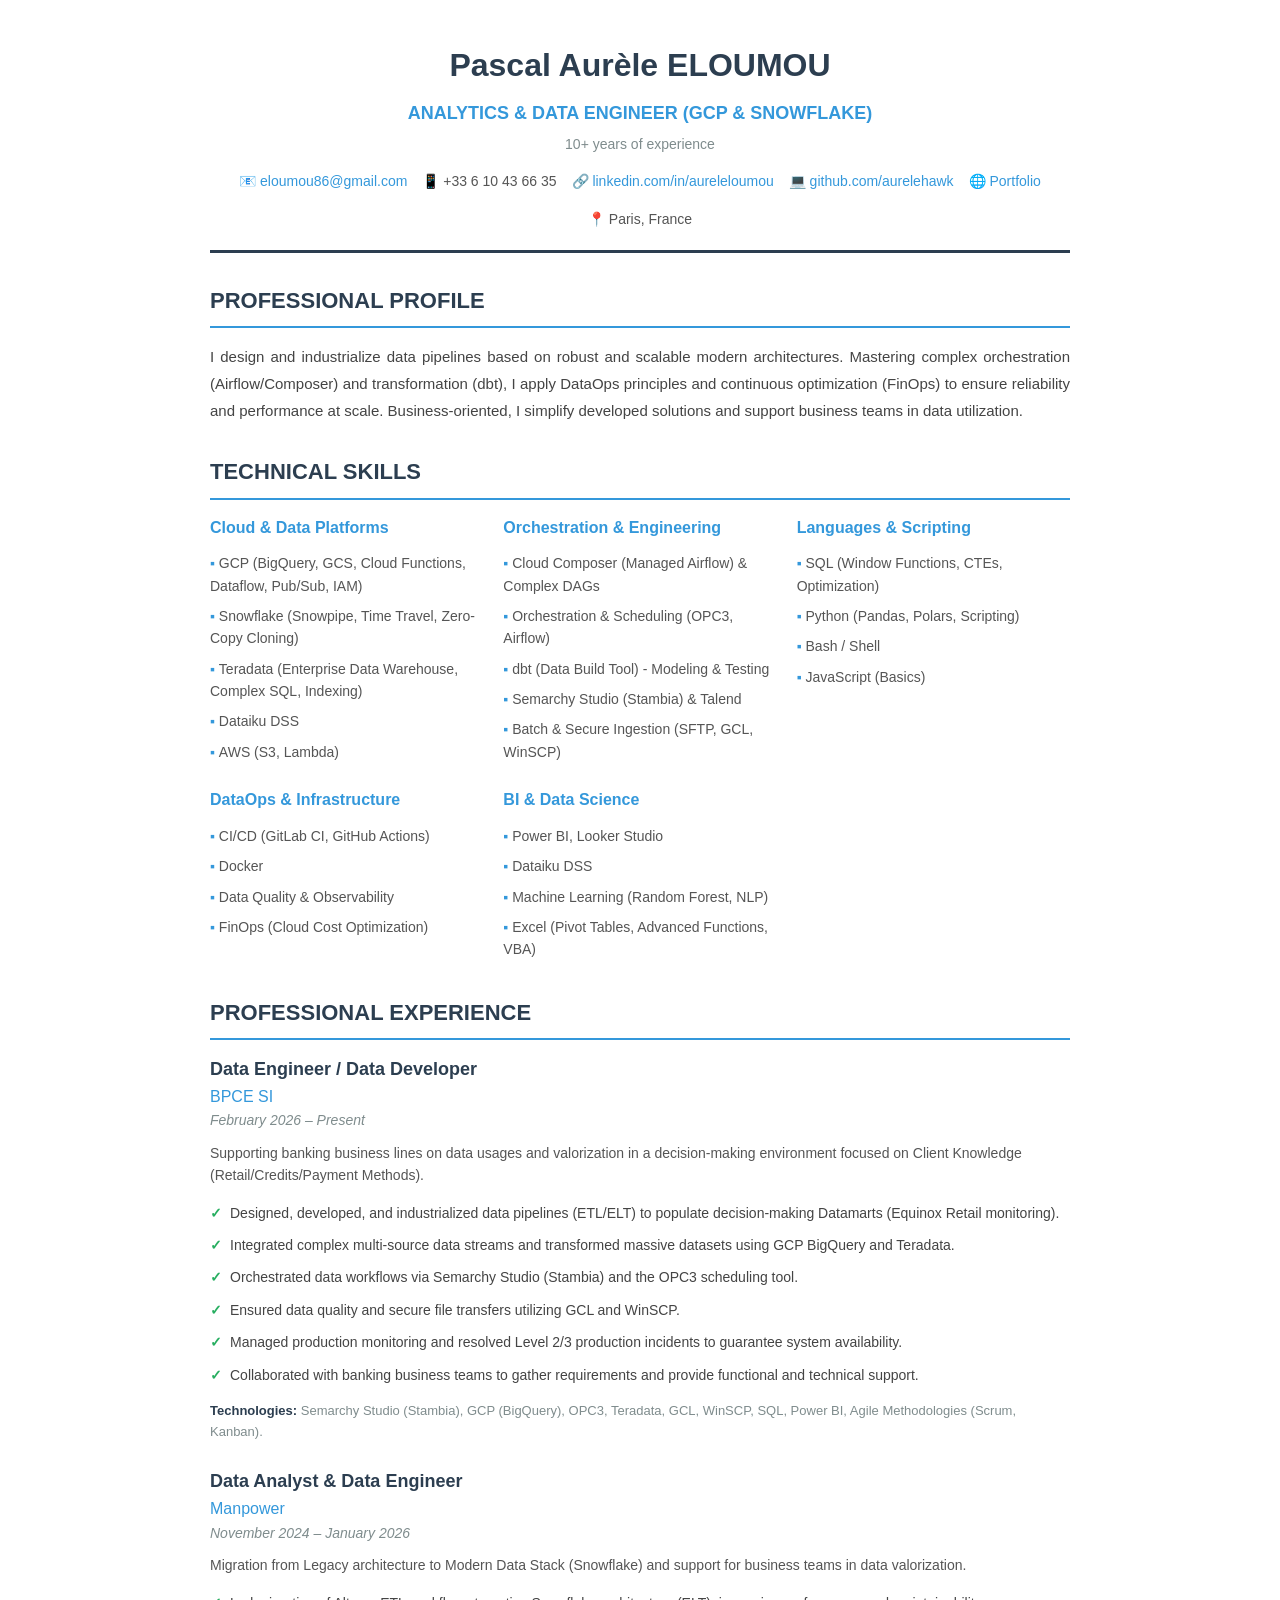
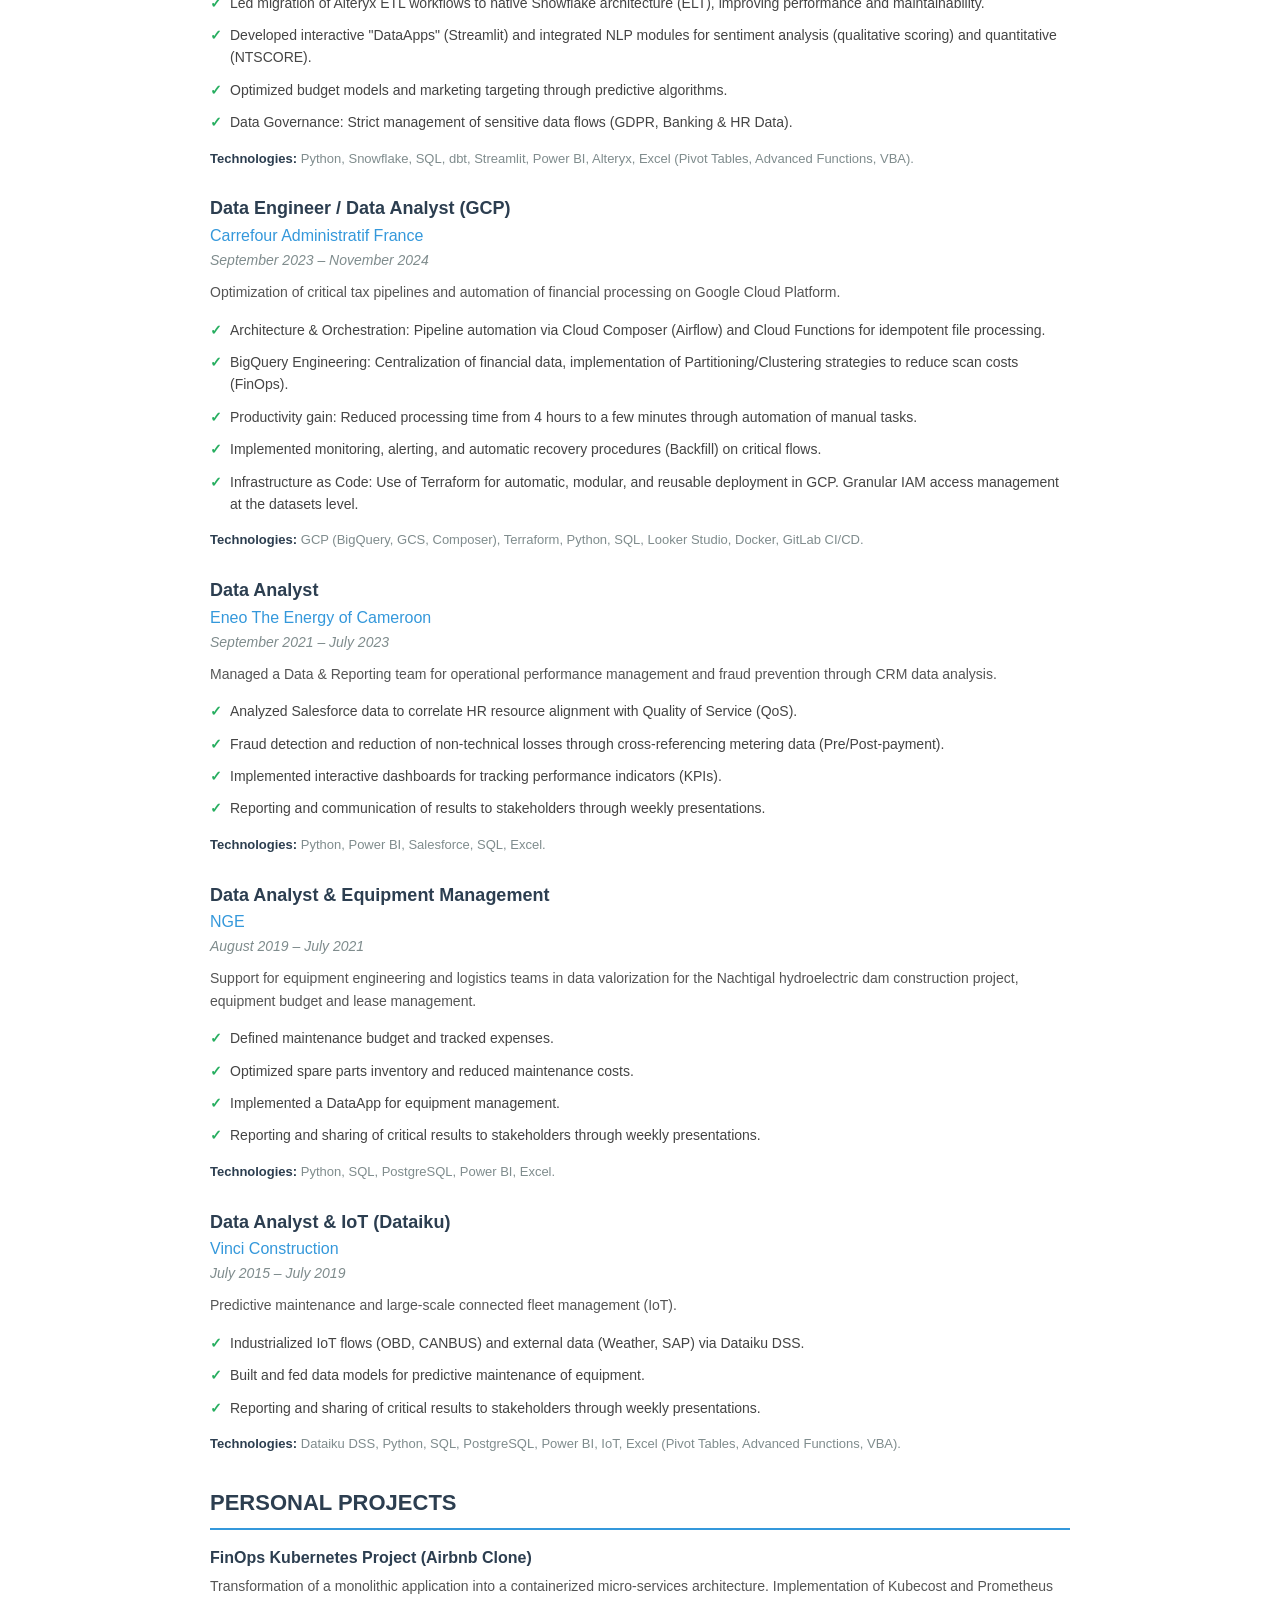
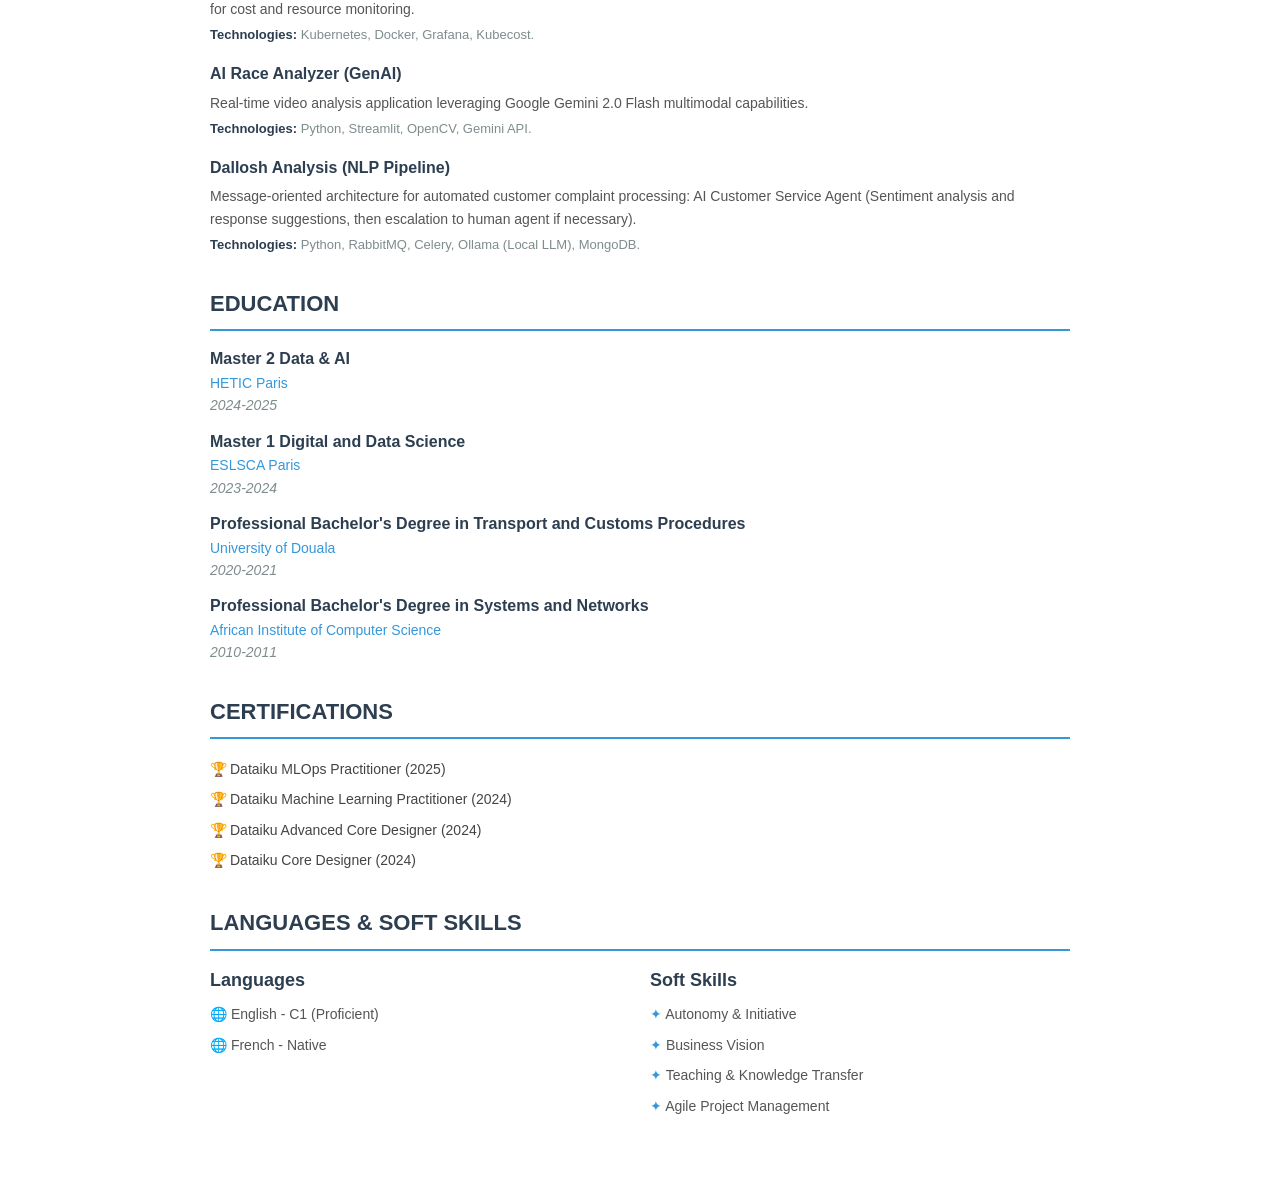
<file: cv-pascal-eloumou-en.html>
<!DOCTYPE html>
<html lang="en">

<head>
    <meta charset="UTF-8">
    <meta name="viewport" content="width=device-width, initial-scale=1.0">
    <title>Pascal Aurèle ELOUMOU - Analytics & Data Engineer</title>
    <style>
        * {
            margin: 0;
            padding: 0;
            box-sizing: border-box;
        }

        body {
            font-family: 'Segoe UI', Tahoma, Geneva, Verdana, sans-serif;
            line-height: 1.6;
            color: #333;
            background: #fff;
            max-width: 900px;
            margin: 0 auto;
            padding: 40px 20px;
        }

        /* ATS-friendly: Clear hierarchy with semantic HTML */
        header {
            text-align: center;
            margin-bottom: 30px;
            border-bottom: 3px solid #2c3e50;
            padding-bottom: 20px;
        }

        h1 {
            font-size: 32px;
            color: #2c3e50;
            margin-bottom: 8px;
            font-weight: 700;
        }

        .title {
            font-size: 18px;
            color: #3498db;
            font-weight: 600;
            margin-bottom: 5px;
        }

        .experience-level {
            font-size: 14px;
            color: #7f8c8d;
            margin-bottom: 15px;
        }

        .contact-info {
            display: flex;
            flex-wrap: wrap;
            justify-content: center;
            gap: 15px;
            font-size: 14px;
            color: #555;
        }

        .contact-info a {
            color: #3498db;
            text-decoration: none;
        }

        .contact-info a:hover {
            text-decoration: underline;
        }

        section {
            margin-bottom: 30px;
        }

        h2 {
            font-size: 22px;
            color: #2c3e50;
            border-bottom: 2px solid #3498db;
            padding-bottom: 8px;
            margin-bottom: 15px;
            font-weight: 600;
        }

        h3 {
            font-size: 18px;
            color: #2c3e50;
            margin-bottom: 5px;
            font-weight: 600;
        }

        .summary {
            font-size: 15px;
            line-height: 1.8;
            color: #444;
            text-align: justify;
        }

        /* Skills - ATS-friendly format */
        .skills-grid {
            display: grid;
            grid-template-columns: repeat(auto-fit, minmax(250px, 1fr));
            gap: 20px;
        }

        .skill-category h3 {
            font-size: 16px;
            color: #3498db;
            margin-bottom: 8px;
        }

        .skill-category ul {
            list-style: none;
            padding-left: 0;
        }

        .skill-category li {
            padding: 4px 0;
            font-size: 14px;
            color: #555;
        }

        .skill-category li:before {
            content: "▪ ";
            color: #3498db;
            font-weight: bold;
        }

        /* Experience */
        .job {
            margin-bottom: 25px;
            page-break-inside: avoid;
        }

        .job-header {
            margin-bottom: 10px;
        }

        .job-title {
            font-size: 18px;
            color: #2c3e50;
            font-weight: 600;
        }

        .company {
            font-size: 16px;
            color: #3498db;
            font-weight: 500;
        }

        .period {
            font-size: 14px;
            color: #7f8c8d;
            font-style: italic;
        }

        .job-description {
            font-size: 14px;
            color: #555;
            margin: 10px 0;
            line-height: 1.6;
        }

        .achievements {
            margin: 10px 0;
        }

        .achievements ul {
            list-style: none;
            padding-left: 0;
        }

        .achievements li {
            padding: 5px 0 5px 20px;
            position: relative;
            font-size: 14px;
            color: #444;
            line-height: 1.6;
        }

        .achievements li:before {
            content: "✓";
            position: absolute;
            left: 0;
            color: #27ae60;
            font-weight: bold;
        }

        .stack {
            font-size: 13px;
            color: #7f8c8d;
            margin-top: 8px;
        }

        .stack strong {
            color: #2c3e50;
        }

        /* Projects */
        .project {
            margin-bottom: 15px;
        }

        .project-name {
            font-size: 16px;
            color: #2c3e50;
            font-weight: 600;
        }

        .project-description {
            font-size: 14px;
            color: #555;
            margin: 5px 0;
        }

        .project-tech {
            font-size: 13px;
            color: #7f8c8d;
        }

        .project-tech strong {
            color: #2c3e50;
        }

        /* Education */
        .degree {
            margin-bottom: 12px;
        }

        .degree-title {
            font-size: 16px;
            color: #2c3e50;
            font-weight: 600;
        }

        .school {
            font-size: 14px;
            color: #3498db;
        }

        .year {
            font-size: 14px;
            color: #7f8c8d;
            font-style: italic;
        }

        /* Certifications */
        .certifications ul {
            list-style: none;
            padding-left: 0;
        }

        .certifications li {
            padding: 4px 0 4px 20px;
            position: relative;
            font-size: 14px;
            color: #444;
        }

        .certifications li:before {
            content: "🏆";
            position: absolute;
            left: 0;
        }

        /* Languages & Soft Skills */
        .misc-grid {
            display: grid;
            grid-template-columns: repeat(auto-fit, minmax(300px, 1fr));
            gap: 20px;
        }

        .languages ul,
        .soft-skills ul {
            list-style: none;
            padding-left: 0;
        }

        .languages li,
        .soft-skills li {
            padding: 4px 0;
            font-size: 14px;
            color: #555;
        }

        .languages li:before {
            content: "🌐 ";
        }

        .soft-skills li:before {
            content: "✦ ";
            color: #3498db;
        }

        /* Print styles - Optimized for 3 pages */
        @media print {
            @page {
                size: A4;
                margin: 10mm 12mm;
            }

            body {
                padding: 0;
                margin: 0;
                font-size: 10.5px;
                line-height: 1.4;
                max-width: 100%;
            }

            header {
                margin-bottom: 18px;
                padding-bottom: 12px;
                border-bottom: 2px solid #2c3e50;
            }

            h1 {
                font-size: 24px;
                margin-bottom: 6px;
            }

            .title {
                font-size: 15px;
                margin-bottom: 3px;
            }

            .experience-level {
                font-size: 12px;
                margin-bottom: 10px;
            }

            .contact-info {
                font-size: 9.5px;
                gap: 10px;
            }

            section {
                margin-bottom: 16px;
                page-break-inside: avoid;
            }

            h2 {
                font-size: 16px;
                margin-bottom: 10px;
                padding-bottom: 5px;
                border-bottom: 1.5px solid #3498db;
            }

            h3 {
                font-size: 13px;
                margin-bottom: 4px;
            }

            .summary {
                font-size: 10.5px;
                line-height: 1.5;
            }

            .skills-grid {
                gap: 12px;
            }

            .skill-category h3 {
                font-size: 12px;
                margin-bottom: 5px;
            }

            .skill-category li {
                padding: 2px 0;
                font-size: 9.5px;
            }

            .job {
                margin-bottom: 14px;
                page-break-inside: avoid;
            }

            .job-header {
                margin-bottom: 6px;
            }

            .job-title {
                font-size: 13px;
            }

            .company {
                font-size: 12px;
            }

            .period {
                font-size: 10px;
            }

            .job-description {
                font-size: 10px;
                margin: 6px 0;
                line-height: 1.4;
            }

            .achievements {
                margin: 6px 0;
            }

            .achievements li {
                padding: 3px 0 3px 18px;
                font-size: 10px;
                line-height: 1.4;
            }

            .stack {
                font-size: 9px;
                margin-top: 5px;
            }

            .project {
                margin-bottom: 10px;
                page-break-inside: avoid;
            }

            .project-name {
                font-size: 12px;
            }

            .project-description {
                font-size: 10px;
                margin: 4px 0;
            }

            .project-tech {
                font-size: 9px;
            }

            .degree {
                margin-bottom: 8px;
            }

            .degree-title {
                font-size: 12px;
            }

            .school {
                font-size: 10px;
            }

            .year {
                font-size: 10px;
            }

            .certifications li {
                padding: 2px 0 2px 18px;
                font-size: 10px;
            }

            .misc-grid {
                gap: 15px;
            }

            .languages li,
            .soft-skills li {
                padding: 2px 0;
                font-size: 10px;
            }

            /* Hide ATS keywords section in print */
            .ats-keywords {
                display: none;
            }
        }

        /* ATS Keywords - Hidden but readable by ATS */
        .ats-keywords {
            position: absolute;
            left: -9999px;
            width: 1px;
            height: 1px;
            overflow: hidden;
        }
    </style>
</head>

<body>
    <!-- ATS Keywords Section (hidden but readable by ATS) -->
    <div class="ats-keywords">
        Keywords: Data Engineer, Analytics Engineer, Data Analyst, BigQuery, Snowflake, GCP, Google Cloud Platform,
        Cloud Composer, Apache Airflow, dbt, Data Build Tool, Python, SQL, ETL, ELT, Data Pipeline,
        Data Warehouse, Data Lake, Business Intelligence, BI, Power BI, Looker, Tableau,
        Data Modeling, Data Architecture, Data Governance, GDPR, Data Quality, DataOps, FinOps,
        CI/CD, Docker, Kubernetes, Git, GitLab, GitHub, Dataiku, Machine Learning, ML,
        Data Science, Pandas, NumPy, Streamlit, API, REST API, Cloud Functions, Lambda,
        PostgreSQL, MongoDB, Data Visualization, Dashboard, KPI, Reporting, Analytics,
        Agile, Scrum, Stakeholder Management, Cross-functional Collaboration, Excel, VBA,
        Pivot Tables, TCD, GCD, Data Analysis, Statistical Analysis, Predictive Modeling, NLP,
        Natural Language Processing, IoT, Real-time Data, Batch Processing, Stream Processing,
        Alteryx, Salesforce, CRM, SAP, Looker Studio, Data Apps, Sentiment Analysis
    </div>

    <header>
        <h1>Pascal Aurèle ELOUMOU</h1>
        <div class="title">ANALYTICS & DATA ENGINEER (GCP & SNOWFLAKE)</div>
        <div class="experience-level">10+ years of experience</div>
        <div class="contact-info">
            <span>📧 <a href="mailto:eloumou86@gmail.com">eloumou86@gmail.com</a></span>
            <span>📱 +33 6 10 43 66 35</span>
            <span>🔗 <a href="https://linkedin.com/in/aureleloumou"
                    target="_blank">linkedin.com/in/aureleloumou</a></span>
            <span>💻 <a href="https://github.com/aurelehawk" target="_blank">github.com/aurelehawk</a></span>
            <span>🌐 <a href="https://aurelehawk.github.io/new-portfolio/" target="_blank">Portfolio</a></span>
            <span>📍 Paris, France</span>
        </div>
    </header>

    <section id="summary">
        <h2>PROFESSIONAL PROFILE</h2>
        <p class="summary">
            I design and industrialize data pipelines based on robust and scalable modern architectures.
            Mastering complex orchestration (Airflow/Composer) and transformation (dbt), I apply DataOps
            principles and continuous optimization (FinOps) to ensure reliability and performance at scale.
            Business-oriented, I simplify developed solutions and support business teams in data utilization.
        </p>
    </section>

    <section id="skills">
        <h2>TECHNICAL SKILLS</h2>
        <div class="skills-grid">
            <div class="skill-category">
                <h3>Cloud & Data Platforms</h3>
                <ul>
                    <li>GCP (BigQuery, GCS, Cloud Functions, Dataflow, Pub/Sub, IAM)</li>
                    <li>Snowflake (Snowpipe, Time Travel, Zero-Copy Cloning)</li>
                    <li>Teradata (Enterprise Data Warehouse, Complex SQL, Indexing)</li>
                    <li>Dataiku DSS</li>
                    <li>AWS (S3, Lambda)</li>
                </ul>
            </div>

            <div class="skill-category">
                <h3>Orchestration & Engineering</h3>
                <ul>
                    <li>Cloud Composer (Managed Airflow) & Complex DAGs</li>
                    <li>Orchestration & Scheduling (OPC3, Airflow)</li>
                    <li>dbt (Data Build Tool) - Modeling & Testing</li>
                    <li>Semarchy Studio (Stambia) & Talend</li>
                    <li>Batch & Secure Ingestion (SFTP, GCL, WinSCP)</li>
                </ul>
            </div>

            <div class="skill-category">
                <h3>Languages & Scripting</h3>
                <ul>
                    <li>SQL (Window Functions, CTEs, Optimization)</li>
                    <li>Python (Pandas, Polars, Scripting)</li>
                    <li>Bash / Shell</li>
                    <li>JavaScript (Basics)</li>
                </ul>
            </div>

            <div class="skill-category">
                <h3>DataOps & Infrastructure</h3>
                <ul>
                    <li>CI/CD (GitLab CI, GitHub Actions)</li>
                    <li>Docker</li>
                    <li>Data Quality & Observability</li>
                    <li>FinOps (Cloud Cost Optimization)</li>
                </ul>
            </div>

            <div class="skill-category">
                <h3>BI & Data Science</h3>
                <ul>
                    <li>Power BI, Looker Studio</li>
                    <li>Dataiku DSS</li>
                    <li>Machine Learning (Random Forest, NLP)</li>
                    <li>Excel (Pivot Tables, Advanced Functions, VBA)</li>
                </ul>
            </div>
        </div>
    </section>

    <section id="experience">
        <h2>PROFESSIONAL EXPERIENCE</h2>

        <div class="job">
            <div class="job-header">
                <div class="job-title">Data Engineer / Data Developer</div>
                <div class="company">BPCE SI</div>
                <div class="period">February 2026 – Present</div>
            </div>
            <p class="job-description">
                Supporting banking business lines on data usages and valorization in a decision-making environment focused on Client Knowledge (Retail/Credits/Payment Methods).
            </p>
            <div class="achievements">
                <ul>
                    <li>Designed, developed, and industrialized data pipelines (ETL/ELT) to populate decision-making Datamarts (Equinox Retail monitoring).</li>
                    <li>Integrated complex multi-source data streams and transformed massive datasets using GCP BigQuery and Teradata.</li>
                    <li>Orchestrated data workflows via Semarchy Studio (Stambia) and the OPC3 scheduling tool.</li>
                    <li>Ensured data quality and secure file transfers utilizing GCL and WinSCP.</li>
                    <li>Managed production monitoring and resolved Level 2/3 production incidents to guarantee system availability.</li>
                    <li>Collaborated with banking business teams to gather requirements and provide functional and technical support.</li>
                </ul>
            </div>
            <div class="stack">
                <strong>Technologies:</strong> Semarchy Studio (Stambia), GCP (BigQuery), OPC3, Teradata, GCL, WinSCP, SQL, Power BI, Agile Methodologies (Scrum, Kanban).
            </div>
        </div>

        <div class="job">
            <div class="job-header">
                <div class="job-title">Data Analyst & Data Engineer</div>
                <div class="company">Manpower</div>
                <div class="period">November 2024 – January 2026</div>
            </div>
            <p class="job-description">
                Migration from Legacy architecture to Modern Data Stack (Snowflake) and support for business teams in
                data valorization.
            </p>
            <div class="achievements">
                <ul>
                    <li>Led migration of Alteryx ETL workflows to native Snowflake architecture (ELT), improving
                        performance and maintainability.</li>
                    <li>Developed interactive "DataApps" (Streamlit) and integrated NLP modules for sentiment analysis
                        (qualitative scoring) and quantitative (NTSCORE).</li>
                    <li>Optimized budget models and marketing targeting through predictive algorithms.</li>
                    <li>Data Governance: Strict management of sensitive data flows (GDPR, Banking & HR Data).</li>
                </ul>
            </div>
            <div class="stack">
                <strong>Technologies:</strong> Python, Snowflake, SQL, dbt, Streamlit, Power BI, Alteryx, Excel (Pivot
                Tables, Advanced Functions, VBA).
            </div>
        </div>

        <div class="job">
            <div class="job-header">
                <div class="job-title">Data Engineer / Data Analyst (GCP)</div>
                <div class="company">Carrefour Administratif France</div>
                <div class="period">September 2023 – November 2024</div>
            </div>
            <p class="job-description">
                Optimization of critical tax pipelines and automation of financial processing on Google Cloud Platform.
            </p>
            <div class="achievements">
                <ul>
                    <li>Architecture & Orchestration: Pipeline automation via Cloud Composer (Airflow) and Cloud
                        Functions for idempotent file processing.</li>
                    <li>BigQuery Engineering: Centralization of financial data, implementation of
                        Partitioning/Clustering strategies to reduce scan costs (FinOps).</li>
                    <li>Productivity gain: Reduced processing time from 4 hours to a few minutes through automation of
                        manual tasks.</li>
                    <li>Implemented monitoring, alerting, and automatic recovery procedures (Backfill) on critical
                        flows.</li>
                    <li>Infrastructure as Code: Use of Terraform for automatic, modular, and reusable deployment in GCP. Granular IAM access management at the datasets level.</li>
                </ul>
            </div>
            <div class="stack">
                <strong>Technologies:</strong> GCP (BigQuery, GCS, Composer), Terraform, Python, SQL, Looker Studio, Docker, GitLab
                CI/CD.
            </div>
        </div>

        <div class="job">
            <div class="job-header">
                <div class="job-title">Data Analyst</div>
                <div class="company">Eneo The Energy of Cameroon</div>
                <div class="period">September 2021 – July 2023</div>
            </div>
            <p class="job-description">
                Managed a Data & Reporting team for operational performance management and fraud prevention through CRM data analysis.
            </p>
            <div class="achievements">
                <ul>
                    <li>Analyzed Salesforce data to correlate HR resource alignment with Quality of Service (QoS).</li>
                    <li>Fraud detection and reduction of non-technical losses through cross-referencing metering data
                        (Pre/Post-payment).</li>
                    <li>Implemented interactive dashboards for tracking performance indicators (KPIs).</li>
                    <li>Reporting and communication of results to stakeholders through weekly presentations.</li>
                </ul>
            </div>
            <div class="stack">
                <strong>Technologies:</strong> Python, Power BI, Salesforce, SQL, Excel.
            </div>
        </div>

        <div class="job">
            <div class="job-header">
                <div class="job-title">Data Analyst & Equipment Management</div>
                <div class="company">NGE</div>
                <div class="period">August 2019 – July 2021</div>
            </div>
            <p class="job-description">
                Support for equipment engineering and logistics teams in data valorization for the Nachtigal
                hydroelectric dam construction project, equipment budget and lease management.
            </p>
            <div class="achievements">
                <ul>
                    <li>Defined maintenance budget and tracked expenses.</li>
                    <li>Optimized spare parts inventory and reduced maintenance costs.</li>
                    <li>Implemented a DataApp for equipment management.</li>
                    <li>Reporting and sharing of critical results to stakeholders through weekly presentations.</li>
                </ul>
            </div>
            <div class="stack">
                <strong>Technologies:</strong> Python, SQL, PostgreSQL, Power BI, Excel.
            </div>
        </div>

        <div class="job">
            <div class="job-header">
                <div class="job-title">Data Analyst & IoT (Dataiku)</div>
                <div class="company">Vinci Construction</div>
                <div class="period">July 2015 – July 2019</div>
            </div>
            <p class="job-description">
                Predictive maintenance and large-scale connected fleet management (IoT).
            </p>
            <div class="achievements">
                <ul>
                    <li>Industrialized IoT flows (OBD, CANBUS) and external data (Weather, SAP) via Dataiku DSS.</li>
                    <li>Built and fed data models for predictive maintenance of equipment.</li>
                    <li>Reporting and sharing of critical results to stakeholders through weekly presentations.</li>
                </ul>
            </div>
            <div class="stack">
                <strong>Technologies:</strong> Dataiku DSS, Python, SQL, PostgreSQL, Power BI, IoT, Excel (Pivot Tables,
                Advanced Functions, VBA).
            </div>
        </div>
    </section>

    <section id="projects">
        <h2>PERSONAL PROJECTS</h2>

        <div class="project">
            <div class="project-name">FinOps Kubernetes Project (Airbnb Clone)</div>
            <p class="project-description">
                Transformation of a monolithic application into a containerized micro-services architecture.
                Implementation of Kubecost and Prometheus for cost and resource monitoring.
            </p>
            <div class="project-tech">
                <strong>Technologies:</strong> Kubernetes, Docker, Grafana, Kubecost.
            </div>
        </div>

        <div class="project">
            <div class="project-name">AI Race Analyzer (GenAI)</div>
            <p class="project-description">
                Real-time video analysis application leveraging Google Gemini 2.0 Flash multimodal capabilities.
            </p>
            <div class="project-tech">
                <strong>Technologies:</strong> Python, Streamlit, OpenCV, Gemini API.
            </div>
        </div>

        <div class="project">
            <div class="project-name">Dallosh Analysis (NLP Pipeline)</div>
            <p class="project-description">
                Message-oriented architecture for automated customer complaint processing: AI Customer Service Agent
                (Sentiment analysis and response suggestions, then escalation to human agent if necessary).
            </p>
            <div class="project-tech">
                <strong>Technologies:</strong> Python, RabbitMQ, Celery, Ollama (Local LLM), MongoDB.
            </div>
        </div>
    </section>

    <section id="education">
        <h2>EDUCATION</h2>

        <div class="degree">
            <div class="degree-title">Master 2 Data & AI</div>
            <div class="school">HETIC Paris</div>
            <div class="year">2024-2025</div>
        </div>

        <div class="degree">
            <div class="degree-title">Master 1 Digital and Data Science</div>
            <div class="school">ESLSCA Paris</div>
            <div class="year">2023-2024</div>
        </div>

        <div class="degree">
            <div class="degree-title">Professional Bachelor's Degree in Transport and Customs Procedures</div>
            <div class="school">University of Douala</div>
            <div class="year">2020-2021</div>
        </div>

        <div class="degree">
            <div class="degree-title">Professional Bachelor's Degree in Systems and Networks</div>
            <div class="school">African Institute of Computer Science</div>
            <div class="year">2010-2011</div>
        </div>
    </section>

    <section id="certifications">
        <h2>CERTIFICATIONS</h2>
        <div class="certifications">
            <ul>
                <li>Dataiku MLOps Practitioner (2025)</li>
                <li>Dataiku Machine Learning Practitioner (2024)</li>
                <li>Dataiku Advanced Core Designer (2024)</li>
                <li>Dataiku Core Designer (2024)</li>
            </ul>
        </div>
    </section>

    <section id="misc">
        <h2>LANGUAGES & SOFT SKILLS</h2>
        <div class="misc-grid">
            <div class="languages">
                <h3>Languages</h3>
                <ul>
                    <li>English - C1 (Proficient)</li>
                    <li>French - Native</li>
                </ul>
            </div>

            <div class="soft-skills">
                <h3>Soft Skills</h3>
                <ul>
                    <li>Autonomy & Initiative</li>
                    <li>Business Vision</li>
                    <li>Teaching & Knowledge Transfer</li>
                    <li>Agile Project Management</li>
                </ul>
            </div>
        </div>
    </section>
</body>

</html>
</file>
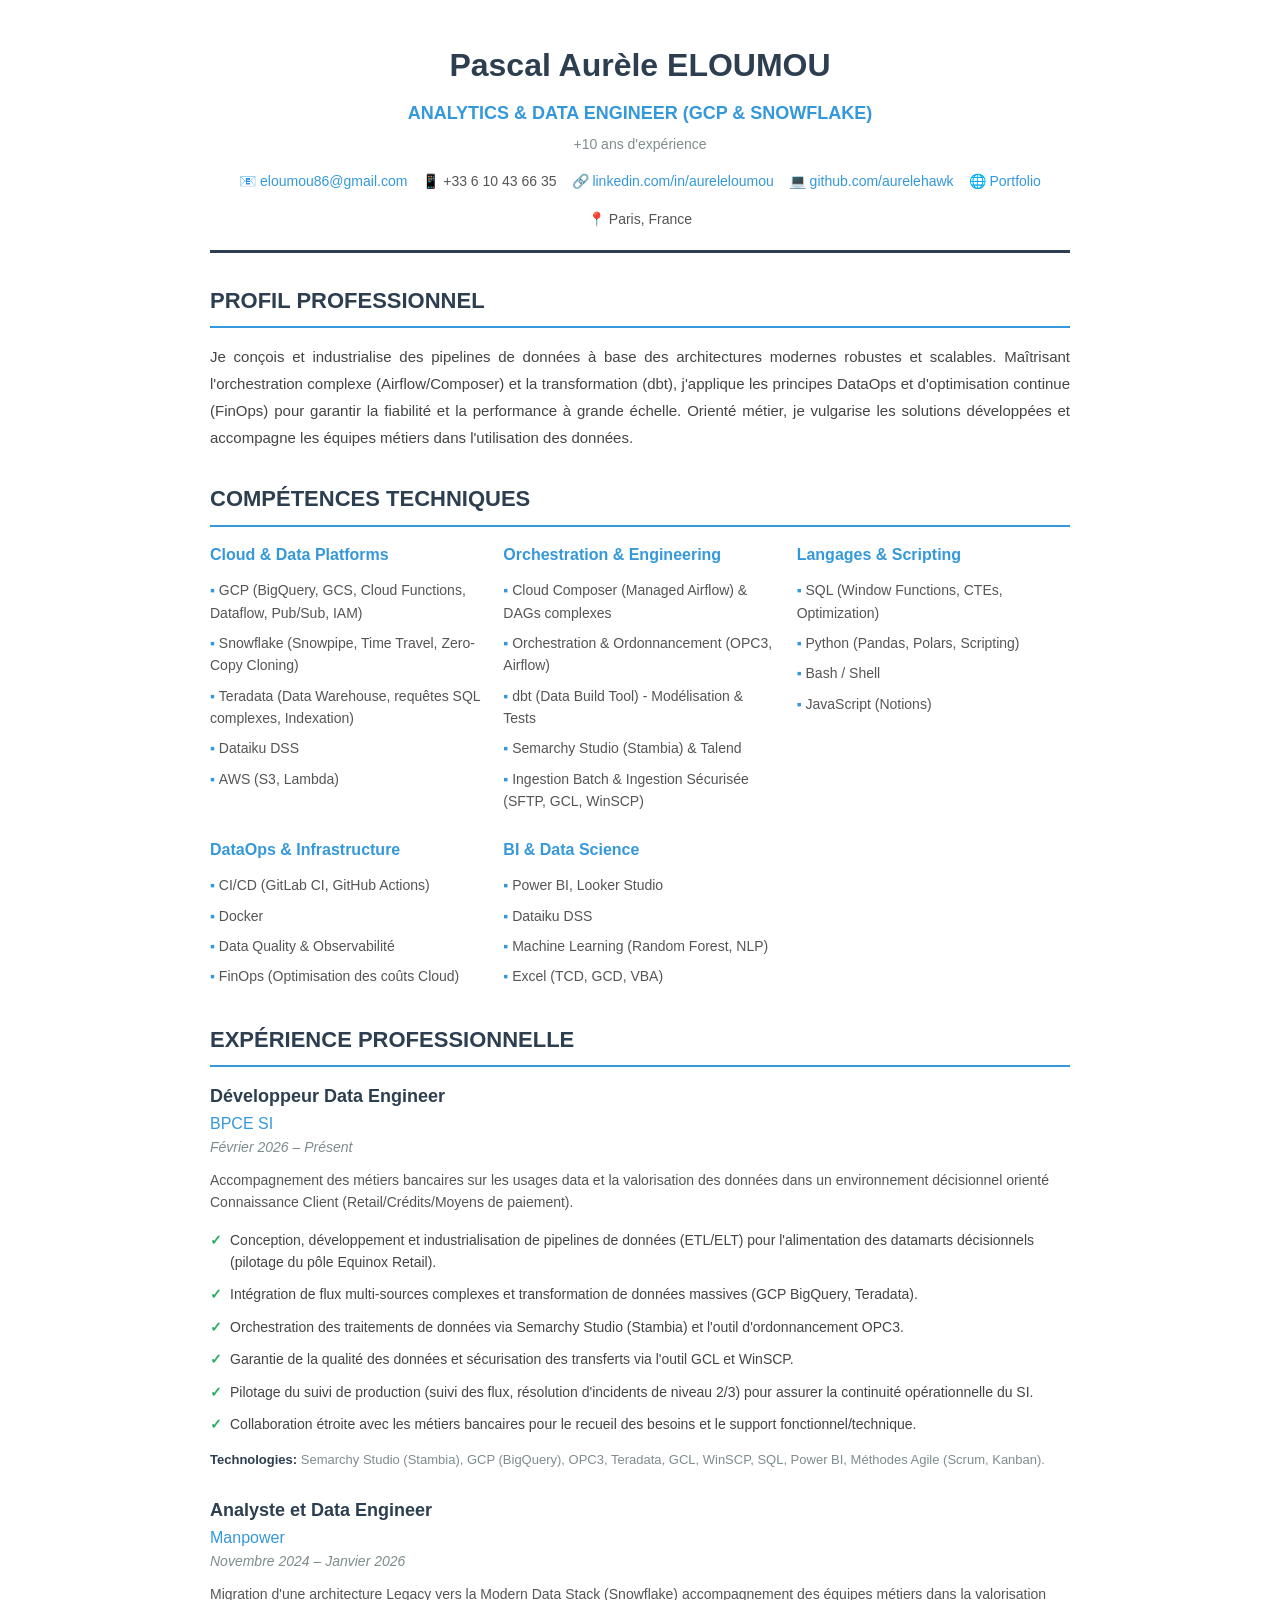
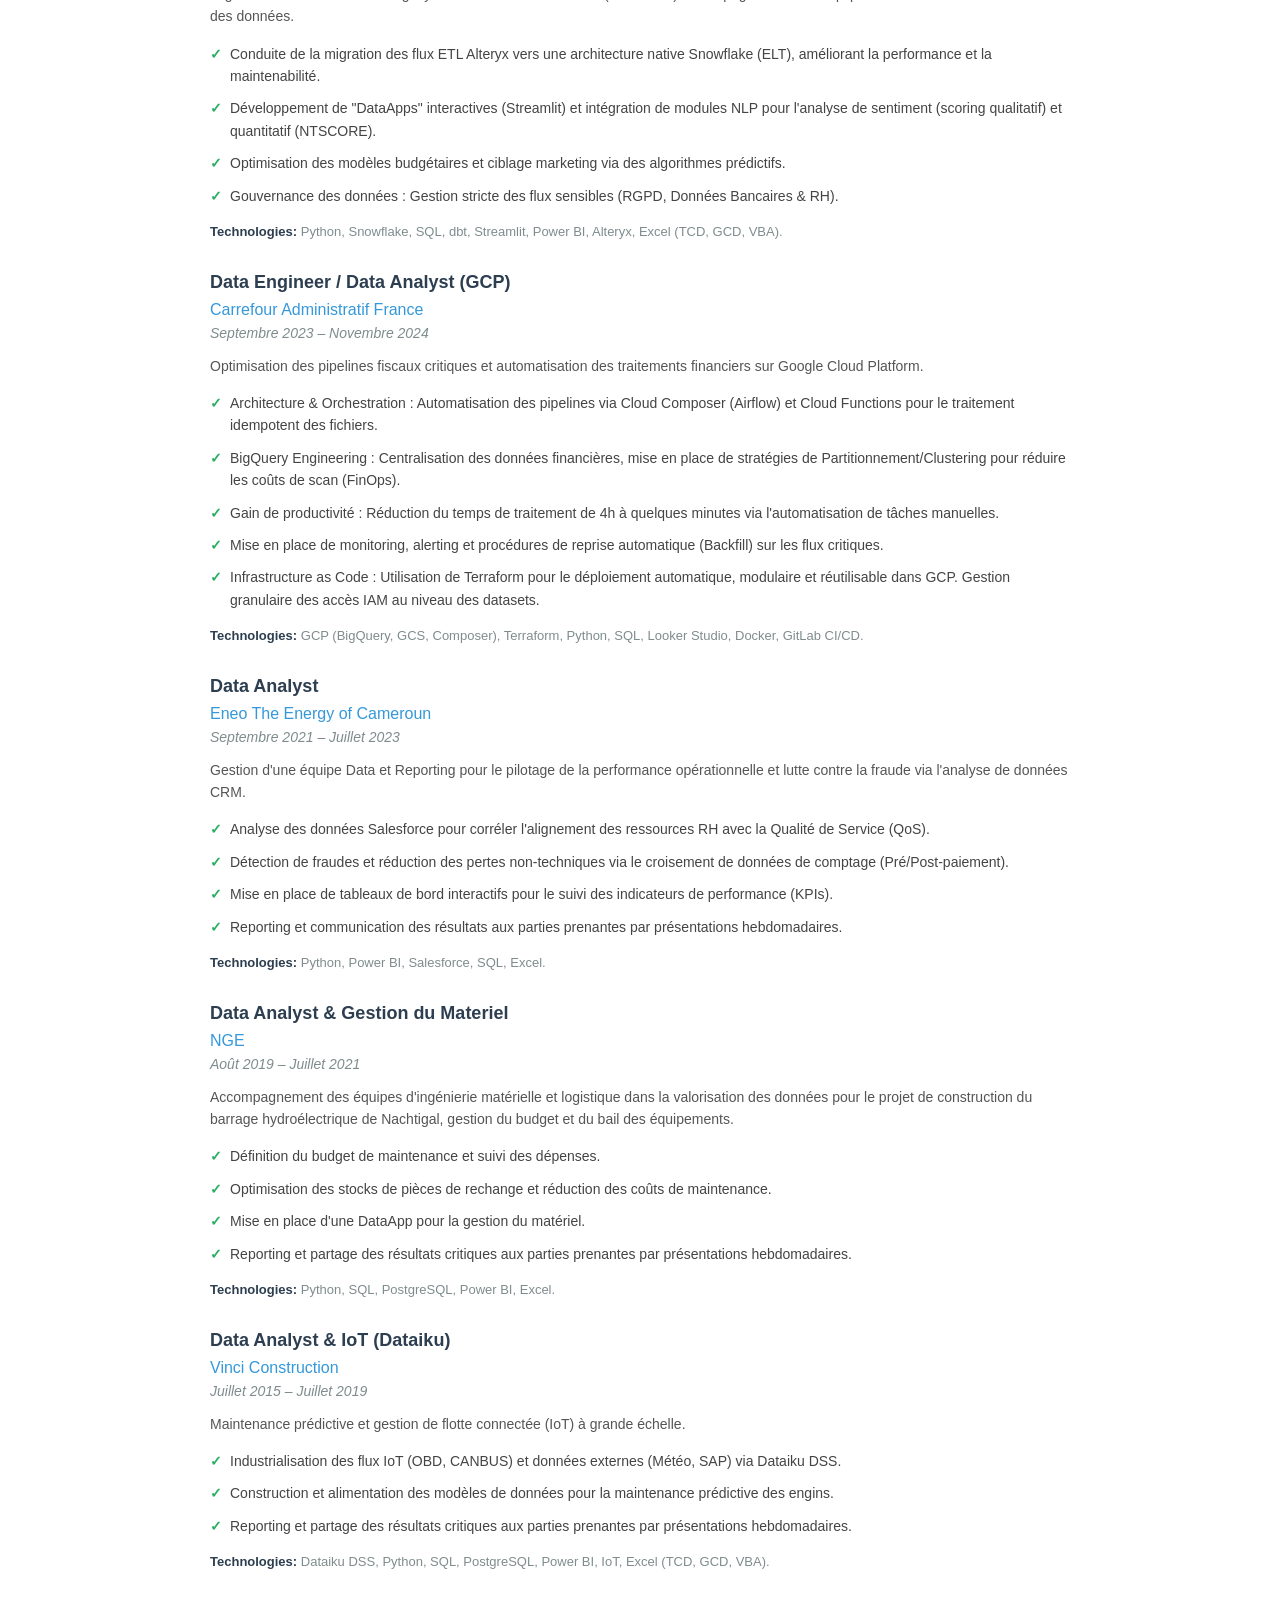
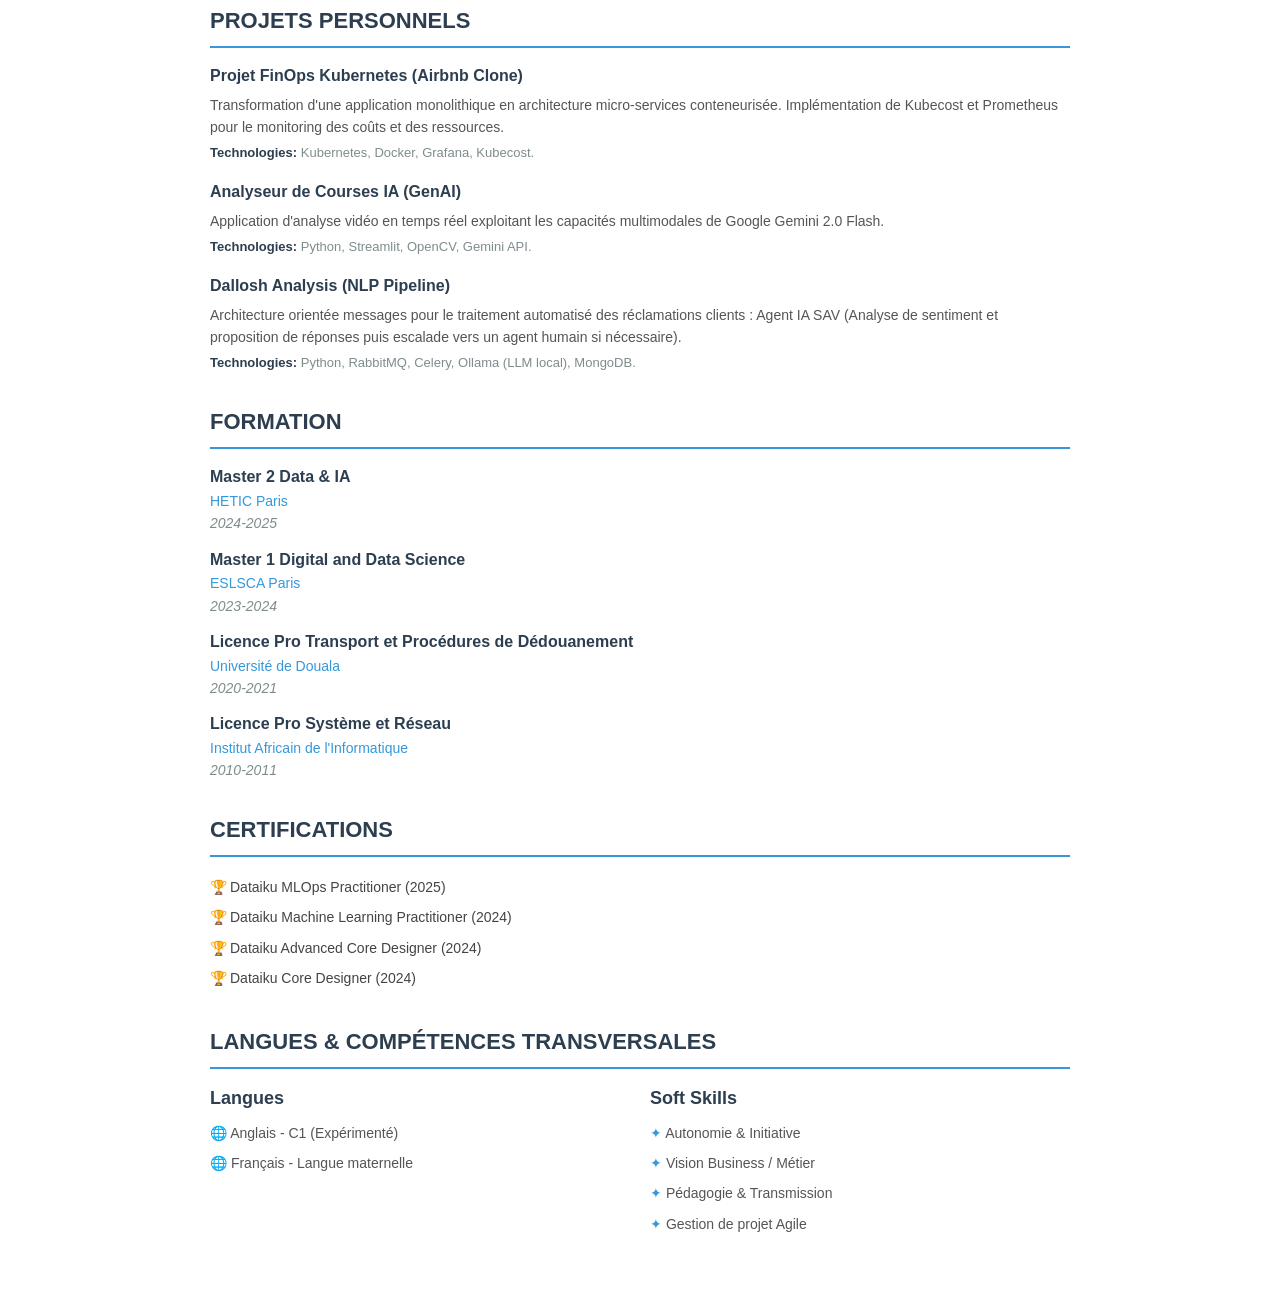
<file: cv-pascal-eloumou.html>
<!DOCTYPE html>
<html lang="fr">

<head>
    <meta charset="UTF-8">
    <meta name="viewport" content="width=device-width, initial-scale=1.0">
    <title>Pascal Aurèle ELOUMOU - Analytics & Data Engineer</title>
    <style>
        * {
            margin: 0;
            padding: 0;
            box-sizing: border-box;
        }

        body {
            font-family: 'Segoe UI', Tahoma, Geneva, Verdana, sans-serif;
            line-height: 1.6;
            color: #333;
            background: #fff;
            max-width: 900px;
            margin: 0 auto;
            padding: 40px 20px;
        }

        /* ATS-friendly: Clear hierarchy with semantic HTML */
        header {
            text-align: center;
            margin-bottom: 30px;
            border-bottom: 3px solid #2c3e50;
            padding-bottom: 20px;
        }

        h1 {
            font-size: 32px;
            color: #2c3e50;
            margin-bottom: 8px;
            font-weight: 700;
        }

        .title {
            font-size: 18px;
            color: #3498db;
            font-weight: 600;
            margin-bottom: 5px;
        }

        .experience-level {
            font-size: 14px;
            color: #7f8c8d;
            margin-bottom: 15px;
        }

        .contact-info {
            display: flex;
            flex-wrap: wrap;
            justify-content: center;
            gap: 15px;
            font-size: 14px;
            color: #555;
        }

        .contact-info a {
            color: #3498db;
            text-decoration: none;
        }

        .contact-info a:hover {
            text-decoration: underline;
        }

        section {
            margin-bottom: 30px;
        }

        h2 {
            font-size: 22px;
            color: #2c3e50;
            border-bottom: 2px solid #3498db;
            padding-bottom: 8px;
            margin-bottom: 15px;
            font-weight: 600;
        }

        h3 {
            font-size: 18px;
            color: #2c3e50;
            margin-bottom: 5px;
            font-weight: 600;
        }

        .summary {
            font-size: 15px;
            line-height: 1.8;
            color: #444;
            text-align: justify;
        }

        /* Skills - ATS-friendly format */
        .skills-grid {
            display: grid;
            grid-template-columns: repeat(auto-fit, minmax(250px, 1fr));
            gap: 20px;
        }

        .skill-category h3 {
            font-size: 16px;
            color: #3498db;
            margin-bottom: 8px;
        }

        .skill-category ul {
            list-style: none;
            padding-left: 0;
        }

        .skill-category li {
            padding: 4px 0;
            font-size: 14px;
            color: #555;
        }

        .skill-category li:before {
            content: "▪ ";
            color: #3498db;
            font-weight: bold;
        }

        /* Experience */
        .job {
            margin-bottom: 25px;
            page-break-inside: avoid;
        }

        .job-header {
            margin-bottom: 10px;
        }

        .job-title {
            font-size: 18px;
            color: #2c3e50;
            font-weight: 600;
        }

        .company {
            font-size: 16px;
            color: #3498db;
            font-weight: 500;
        }

        .period {
            font-size: 14px;
            color: #7f8c8d;
            font-style: italic;
        }

        .job-description {
            font-size: 14px;
            color: #555;
            margin: 10px 0;
            line-height: 1.6;
        }

        .achievements {
            margin: 10px 0;
        }

        .achievements ul {
            list-style: none;
            padding-left: 0;
        }

        .achievements li {
            padding: 5px 0 5px 20px;
            position: relative;
            font-size: 14px;
            color: #444;
            line-height: 1.6;
        }

        .achievements li:before {
            content: "✓";
            position: absolute;
            left: 0;
            color: #27ae60;
            font-weight: bold;
        }

        .stack {
            font-size: 13px;
            color: #7f8c8d;
            margin-top: 8px;
        }

        .stack strong {
            color: #2c3e50;
        }

        /* Projects */
        .project {
            margin-bottom: 15px;
        }

        .project-name {
            font-size: 16px;
            color: #2c3e50;
            font-weight: 600;
        }

        .project-description {
            font-size: 14px;
            color: #555;
            margin: 5px 0;
        }

        .project-tech {
            font-size: 13px;
            color: #7f8c8d;
        }

        .project-tech strong {
            color: #2c3e50;
        }

        /* Education */
        .degree {
            margin-bottom: 12px;
        }

        .degree-title {
            font-size: 16px;
            color: #2c3e50;
            font-weight: 600;
        }

        .school {
            font-size: 14px;
            color: #3498db;
        }

        .year {
            font-size: 14px;
            color: #7f8c8d;
            font-style: italic;
        }

        /* Certifications */
        .certifications ul {
            list-style: none;
            padding-left: 0;
        }

        .certifications li {
            padding: 4px 0 4px 20px;
            position: relative;
            font-size: 14px;
            color: #444;
        }

        .certifications li:before {
            content: "🏆";
            position: absolute;
            left: 0;
        }

        /* Languages & Soft Skills */
        .misc-grid {
            display: grid;
            grid-template-columns: repeat(auto-fit, minmax(300px, 1fr));
            gap: 20px;
        }

        .languages ul,
        .soft-skills ul {
            list-style: none;
            padding-left: 0;
        }

        .languages li,
        .soft-skills li {
            padding: 4px 0;
            font-size: 14px;
            color: #555;
        }

        .languages li:before {
            content: "🌐 ";
        }

        .soft-skills li:before {
            content: "✦ ";
            color: #3498db;
        }

        /* Print styles - Optimized for 3 pages */
        @media print {
            @page {
                size: A4;
                margin: 10mm 12mm;
            }

            body {
                padding: 0;
                margin: 0;
                font-size: 10.5px;
                line-height: 1.4;
                max-width: 100%;
            }

            header {
                margin-bottom: 18px;
                padding-bottom: 12px;
                border-bottom: 2px solid #2c3e50;
            }

            h1 {
                font-size: 24px;
                margin-bottom: 6px;
            }

            .title {
                font-size: 15px;
                margin-bottom: 3px;
            }

            .experience-level {
                font-size: 12px;
                margin-bottom: 10px;
            }

            .contact-info {
                font-size: 9.5px;
                gap: 10px;
            }

            section {
                margin-bottom: 16px;
                page-break-inside: avoid;
            }

            h2 {
                font-size: 16px;
                margin-bottom: 10px;
                padding-bottom: 5px;
                border-bottom: 1.5px solid #3498db;
            }

            h3 {
                font-size: 13px;
                margin-bottom: 4px;
            }

            .summary {
                font-size: 10.5px;
                line-height: 1.5;
            }

            .skills-grid {
                gap: 12px;
            }

            .skill-category h3 {
                font-size: 12px;
                margin-bottom: 5px;
            }

            .skill-category li {
                padding: 2px 0;
                font-size: 9.5px;
            }

            .job {
                margin-bottom: 14px;
                page-break-inside: avoid;
            }

            .job-header {
                margin-bottom: 6px;
            }

            .job-title {
                font-size: 13px;
            }

            .company {
                font-size: 12px;
            }

            .period {
                font-size: 10px;
            }

            .job-description {
                font-size: 10px;
                margin: 6px 0;
                line-height: 1.4;
            }

            .achievements {
                margin: 6px 0;
            }

            .achievements li {
                padding: 3px 0 3px 18px;
                font-size: 10px;
                line-height: 1.4;
            }

            .stack {
                font-size: 9px;
                margin-top: 5px;
            }

            .project {
                margin-bottom: 10px;
                page-break-inside: avoid;
            }

            .project-name {
                font-size: 12px;
            }

            .project-description {
                font-size: 10px;
                margin: 4px 0;
            }

            .project-tech {
                font-size: 9px;
            }

            .degree {
                margin-bottom: 8px;
            }

            .degree-title {
                font-size: 12px;
            }

            .school {
                font-size: 10px;
            }

            .year {
                font-size: 10px;
            }

            .certifications li {
                padding: 2px 0 2px 18px;
                font-size: 10px;
            }

            .misc-grid {
                gap: 15px;
            }

            .languages li,
            .soft-skills li {
                padding: 2px 0;
                font-size: 10px;
            }

            /* Hide ATS keywords section in print */
            .ats-keywords {
                display: none;
            }
        }

        /* ATS Keywords - Hidden but readable by ATS */
        .ats-keywords {
            position: absolute;
            left: -9999px;
            width: 1px;
            height: 1px;
            overflow: hidden;
        }
    </style>
</head>

<body>
    <!-- ATS Keywords Section (hidden but readable by ATS) -->
    <div class="ats-keywords">
        Keywords: Data Engineer, Analytics Engineer, Data Analyst, BigQuery, Snowflake, GCP, Google Cloud Platform,
        Cloud Composer, Apache Airflow, dbt, Data Build Tool, Python, SQL, ETL, ELT, Data Pipeline,
        Data Warehouse, Data Lake, Business Intelligence, BI, Power BI, Looker, Tableau,
        Data Modeling, Data Architecture, Data Governance, GDPR, Data Quality, DataOps, FinOps,
        CI/CD, Docker, Kubernetes, Git, GitLab, GitHub, Dataiku, Machine Learning, ML,
        Data Science, Pandas, NumPy, Streamlit, API, REST API, Cloud Functions, Lambda,
        PostgreSQL, MongoDB, Data Visualization, Dashboard, KPI, Reporting, Analytics,
        Agile, Scrum, Stakeholder Management, Cross-functional Collaboration, Excel, VBA,
        Pivot Tables, TCD, GCD, Data Analysis, Statistical Analysis, Predictive Modeling, NLP,
        Natural Language Processing, IoT, Real-time Data, Batch Processing, Stream Processing,
        Alteryx, Salesforce, CRM, SAP, Looker Studio, Data Apps, Sentiment Analysis
    </div>

    <header>
        <h1>Pascal Aurèle ELOUMOU</h1>
        <div class="title">ANALYTICS & DATA ENGINEER (GCP & SNOWFLAKE)</div>
        <div class="experience-level">+10 ans d'expérience</div>
        <div class="contact-info">
            <span>📧 <a href="mailto:eloumou86@gmail.com">eloumou86@gmail.com</a></span>
            <span>📱 +33 6 10 43 66 35</span>
            <span>🔗 <a href="https://linkedin.com/in/aureleloumou"
                    target="_blank">linkedin.com/in/aureleloumou</a></span>
            <span>💻 <a href="https://github.com/aurelehawk" target="_blank">github.com/aurelehawk</a></span>
            <span>🌐 <a href="https://aurelehawk.github.io/new-portfolio/" target="_blank">Portfolio</a></span>
            <span>📍 Paris, France</span>
        </div>
    </header>

    <section id="summary">
        <h2>PROFIL PROFESSIONNEL</h2>
        <p class="summary">
            Je conçois et industrialise des pipelines de données à base des architectures modernes robustes et
            scalables.
            Maîtrisant l'orchestration complexe (Airflow/Composer) et la transformation (dbt), j'applique les principes
            DataOps et d'optimisation continue (FinOps) pour garantir la fiabilité et la performance à grande échelle.
            Orienté métier, je vulgarise les solutions développées et accompagne les équipes métiers dans l'utilisation
            des données.
        </p>
    </section>

    <section id="skills">
        <h2>COMPÉTENCES TECHNIQUES</h2>
        <div class="skills-grid">
            <div class="skill-category">
                <h3>Cloud & Data Platforms</h3>
                <ul>
                    <li>GCP (BigQuery, GCS, Cloud Functions, Dataflow, Pub/Sub, IAM)</li>
                    <li>Snowflake (Snowpipe, Time Travel, Zero-Copy Cloning)</li>
                    <li>Teradata (Data Warehouse, requêtes SQL complexes, Indexation)</li>
                    <li>Dataiku DSS</li>
                    <li>AWS (S3, Lambda)</li>
                </ul>
            </div>

            <div class="skill-category">
                <h3>Orchestration & Engineering</h3>
                <ul>
                    <li>Cloud Composer (Managed Airflow) & DAGs complexes</li>
                    <li>Orchestration & Ordonnancement (OPC3, Airflow)</li>
                    <li>dbt (Data Build Tool) - Modélisation & Tests</li>
                    <li>Semarchy Studio (Stambia) & Talend</li>
                    <li>Ingestion Batch & Ingestion Sécurisée (SFTP, GCL, WinSCP)</li>
                </ul>
            </div>

            <div class="skill-category">
                <h3>Langages & Scripting</h3>
                <ul>
                    <li>SQL (Window Functions, CTEs, Optimization)</li>
                    <li>Python (Pandas, Polars, Scripting)</li>
                    <li>Bash / Shell</li>
                    <li>JavaScript (Notions)</li>
                </ul>
            </div>

            <div class="skill-category">
                <h3>DataOps & Infrastructure</h3>
                <ul>
                    <li>CI/CD (GitLab CI, GitHub Actions)</li>
                    <li>Docker</li>
                    <li>Data Quality & Observabilité</li>
                    <li>FinOps (Optimisation des coûts Cloud)</li>
                </ul>
            </div>

            <div class="skill-category">
                <h3>BI & Data Science</h3>
                <ul>
                    <li>Power BI, Looker Studio</li>
                    <li>Dataiku DSS</li>
                    <li>Machine Learning (Random Forest, NLP)</li>
                    <li>Excel (TCD, GCD, VBA)</li>
                </ul>
            </div>
        </div>
    </section>

    <section id="experience">
        <h2>EXPÉRIENCE PROFESSIONNELLE</h2>

        <div class="job">
            <div class="job-header">
                <div class="job-title">Développeur Data Engineer</div>
                <div class="company">BPCE SI</div>
                <div class="period">Février 2026 – Présent</div>
            </div>
            <p class="job-description">
                Accompagnement des métiers bancaires sur les usages data et la valorisation des données dans un environnement décisionnel orienté Connaissance Client (Retail/Crédits/Moyens de paiement).
            </p>
            <div class="achievements">
                <ul>
                    <li>Conception, développement et industrialisation de pipelines de données (ETL/ELT) pour l'alimentation des datamarts décisionnels (pilotage du pôle Equinox Retail).</li>
                    <li>Intégration de flux multi-sources complexes et transformation de données massives (GCP BigQuery, Teradata).</li>
                    <li>Orchestration des traitements de données via Semarchy Studio (Stambia) et l'outil d'ordonnancement OPC3.</li>
                    <li>Garantie de la qualité des données et sécurisation des transferts via l'outil GCL et WinSCP.</li>
                    <li>Pilotage du suivi de production (suivi des flux, résolution d'incidents de niveau 2/3) pour assurer la continuité opérationnelle du SI.</li>
                    <li>Collaboration étroite avec les métiers bancaires pour le recueil des besoins et le support fonctionnel/technique.</li>
                </ul>
            </div>
            <div class="stack">
                <strong>Technologies:</strong> Semarchy Studio (Stambia), GCP (BigQuery), OPC3, Teradata, GCL, WinSCP, SQL, Power BI, Méthodes Agile (Scrum, Kanban).
            </div>
        </div>

        <div class="job">
            <div class="job-header">
                <div class="job-title">Analyste et Data Engineer</div>
                <div class="company">Manpower</div>
                <div class="period">Novembre 2024 – Janvier 2026</div>
            </div>
            <p class="job-description">
                Migration d'une architecture Legacy vers la Modern Data Stack (Snowflake) accompagnement des équipes
                métiers dans la valorisation des données.
            </p>
            <div class="achievements">
                <ul>
                    <li>Conduite de la migration des flux ETL Alteryx vers une architecture native Snowflake (ELT),
                        améliorant la performance et la maintenabilité.</li>
                    <li>Développement de "DataApps" interactives (Streamlit) et intégration de modules NLP pour
                        l'analyse de sentiment (scoring qualitatif) et quantitatif (NTSCORE).</li>
                    <li>Optimisation des modèles budgétaires et ciblage marketing via des algorithmes prédictifs.</li>
                    <li>Gouvernance des données : Gestion stricte des flux sensibles (RGPD, Données Bancaires &amp; RH).
                    </li>
                </ul>
            </div>
            <div class="stack">
                <strong>Technologies:</strong> Python, Snowflake, SQL, dbt, Streamlit, Power BI, Alteryx, Excel (TCD,
                GCD, VBA).
            </div>
        </div>

        <div class="job">
            <div class="job-header">
                <div class="job-title">Data Engineer / Data Analyst (GCP)</div>
                <div class="company">Carrefour Administratif France</div>
                <div class="period">Septembre 2023 – Novembre 2024</div>
            </div>
            <p class="job-description">
                Optimisation des pipelines fiscaux critiques et automatisation des traitements financiers sur Google
                Cloud Platform.
            </p>
            <div class="achievements">
                <ul>
                    <li>Architecture &amp; Orchestration : Automatisation des pipelines via Cloud Composer (Airflow) et
                        Cloud Functions pour le traitement idempotent des fichiers.</li>
                    <li>BigQuery Engineering : Centralisation des données financières, mise en place de stratégies de
                        Partitionnement/Clustering pour réduire les coûts de scan (FinOps).</li>
                    <li>Gain de productivité : Réduction du temps de traitement de 4h à quelques minutes via
                        l'automatisation de tâches manuelles.</li>
                    <li>Mise en place de monitoring, alerting et procédures de reprise automatique (Backfill) sur les
                        flux critiques.</li>
                    <li>Infrastructure as Code : Utilisation de Terraform pour le déploiement automatique, modulaire et réutilisable dans GCP. Gestion granulaire des accès IAM au niveau des datasets.</li>
                </ul>
            </div>
            <div class="stack">
                <strong>Technologies:</strong> GCP (BigQuery, GCS, Composer), Terraform, Python, SQL, Looker Studio, Docker, GitLab
                CI/CD.
            </div>
        </div>

        <div class="job">
            <div class="job-header">
                <div class="job-title">Data Analyst</div>
                <div class="company">Eneo The Energy of Cameroun</div>
                <div class="period">Septembre 2021 – Juillet 2023</div>
            </div>
            <p class="job-description">
                Gestion d'une équipe Data et Reporting pour le pilotage de la performance opérationnelle et lutte contre la fraude via l'analyse de données CRM.
            </p>
            <div class="achievements">
                <ul>
                    <li>Analyse des données Salesforce pour corréler l'alignement des ressources RH avec la Qualité de
                        Service (QoS).</li>
                    <li>Détection de fraudes et réduction des pertes non-techniques via le croisement de données de
                        comptage (Pré/Post-paiement).</li>
                    <li>Mise en place de tableaux de bord interactifs pour le suivi des indicateurs de performance
                        (KPIs).</li>
                    <li>Reporting et communication des résultats aux parties prenantes par présentations hebdomadaires.
                    </li>
                </ul>
            </div>
            <div class="stack">
                <strong>Technologies:</strong> Python, Power BI, Salesforce, SQL, Excel.
            </div>
        </div>

        <div class="job">
            <div class="job-header">
                <div class="job-title">Data Analyst &amp; Gestion du Materiel</div>
                <div class="company">NGE</div>
                <div class="period">Août 2019 – Juillet 2021</div>
            </div>
            <p class="job-description">
                Accompagnement des équipes d'ingénierie matérielle et logistique dans la valorisation des données pour
                le projet de construction du barrage hydroélectrique de Nachtigal, gestion du budget et du bail des équipements.
            </p>
            <div class="achievements">
                <ul>
                    <li>Définition du budget de maintenance et suivi des dépenses.</li>
                    <li>Optimisation des stocks de pièces de rechange et réduction des coûts de maintenance.</li>
                    <li>Mise en place d'une DataApp pour la gestion du matériel.</li>
                    <li>Reporting et partage des résultats critiques aux parties prenantes par présentations
                        hebdomadaires.</li>
                </ul>
            </div>
            <div class="stack">
                <strong>Technologies:</strong> Python, SQL, PostgreSQL, Power BI, Excel.
            </div>
        </div>

        <div class="job">
            <div class="job-header">
                <div class="job-title">Data Analyst &amp; IoT (Dataiku)</div>
                <div class="company">Vinci Construction</div>
                <div class="period">Juillet 2015 – Juillet 2019</div>
            </div>
            <p class="job-description">
                Maintenance prédictive et gestion de flotte connectée (IoT) à grande échelle.
            </p>
            <div class="achievements">
                <ul>
                    <li>Industrialisation des flux IoT (OBD, CANBUS) et données externes (Météo, SAP) via Dataiku DSS.
                    </li>
                    <li>Construction et alimentation des modèles de données pour la maintenance prédictive des engins.
                    </li>
                    <li>Reporting et partage des résultats critiques aux parties prenantes par présentations
                        hebdomadaires.</li>
                </ul>
            </div>
            <div class="stack">
                <strong>Technologies:</strong> Dataiku DSS, Python, SQL, PostgreSQL, Power BI, IoT, Excel (TCD, GCD,
                VBA).
            </div>
        </div>
    </section>

    <section id="projects">
        <h2>PROJETS PERSONNELS</h2>

        <div class="project">
            <div class="project-name">Projet FinOps Kubernetes (Airbnb Clone)</div>
            <p class="project-description">
                Transformation d'une application monolithique en architecture micro-services conteneurisée.
                Implémentation de Kubecost et Prometheus pour le monitoring des coûts et des ressources.
            </p>
            <div class="project-tech">
                <strong>Technologies:</strong> Kubernetes, Docker, Grafana, Kubecost.
            </div>
        </div>

        <div class="project">
            <div class="project-name">Analyseur de Courses IA (GenAI)</div>
            <p class="project-description">
                Application d'analyse vidéo en temps réel exploitant les capacités multimodales de Google Gemini 2.0
                Flash.
            </p>
            <div class="project-tech">
                <strong>Technologies:</strong> Python, Streamlit, OpenCV, Gemini API.
            </div>
        </div>

        <div class="project">
            <div class="project-name">Dallosh Analysis (NLP Pipeline)</div>
            <p class="project-description">
                Architecture orientée messages pour le traitement automatisé des réclamations clients : Agent IA SAV
                (Analyse de sentiment et proposition de réponses puis escalade vers un agent humain si nécessaire).
            </p>
            <div class="project-tech">
                <strong>Technologies:</strong> Python, RabbitMQ, Celery, Ollama (LLM local), MongoDB.
            </div>
        </div>
    </section>

    <section id="education">
        <h2>FORMATION</h2>

        <div class="degree">
            <div class="degree-title">Master 2 Data & IA</div>
            <div class="school">HETIC Paris</div>
            <div class="year">2024-2025</div>
        </div>

        <div class="degree">
            <div class="degree-title">Master 1 Digital and Data Science</div>
            <div class="school">ESLSCA Paris</div>
            <div class="year">2023-2024</div>
        </div>

        <div class="degree">
            <div class="degree-title">Licence Pro Transport et Procédures de Dédouanement</div>
            <div class="school">Université de Douala</div>
            <div class="year">2020-2021</div>
        </div>

        <div class="degree">
            <div class="degree-title">Licence Pro Système et Réseau</div>
            <div class="school">Institut Africain de l'Informatique</div>
            <div class="year">2010-2011</div>
        </div>
    </section>

    <section id="certifications">
        <h2>CERTIFICATIONS</h2>
        <div class="certifications">
            <ul>
                <li>Dataiku MLOps Practitioner (2025)</li>
                <li>Dataiku Machine Learning Practitioner (2024)</li>
                <li>Dataiku Advanced Core Designer (2024)</li>
                <li>Dataiku Core Designer (2024)</li>
            </ul>
        </div>
    </section>

    <section id="misc">
        <h2>LANGUES & COMPÉTENCES TRANSVERSALES</h2>
        <div class="misc-grid">
            <div class="languages">
                <h3>Langues</h3>
                <ul>
                    <li>Anglais - C1 (Expérimenté)</li>
                    <li>Français - Langue maternelle</li>
                </ul>
            </div>

            <div class="soft-skills">
                <h3>Soft Skills</h3>
                <ul>
                    <li>Autonomie & Initiative</li>
                    <li>Vision Business / Métier</li>
                    <li>Pédagogie & Transmission</li>
                    <li>Gestion de projet Agile</li>
                </ul>
            </div>
        </div>
    </section>
</body>

</html>
</file>
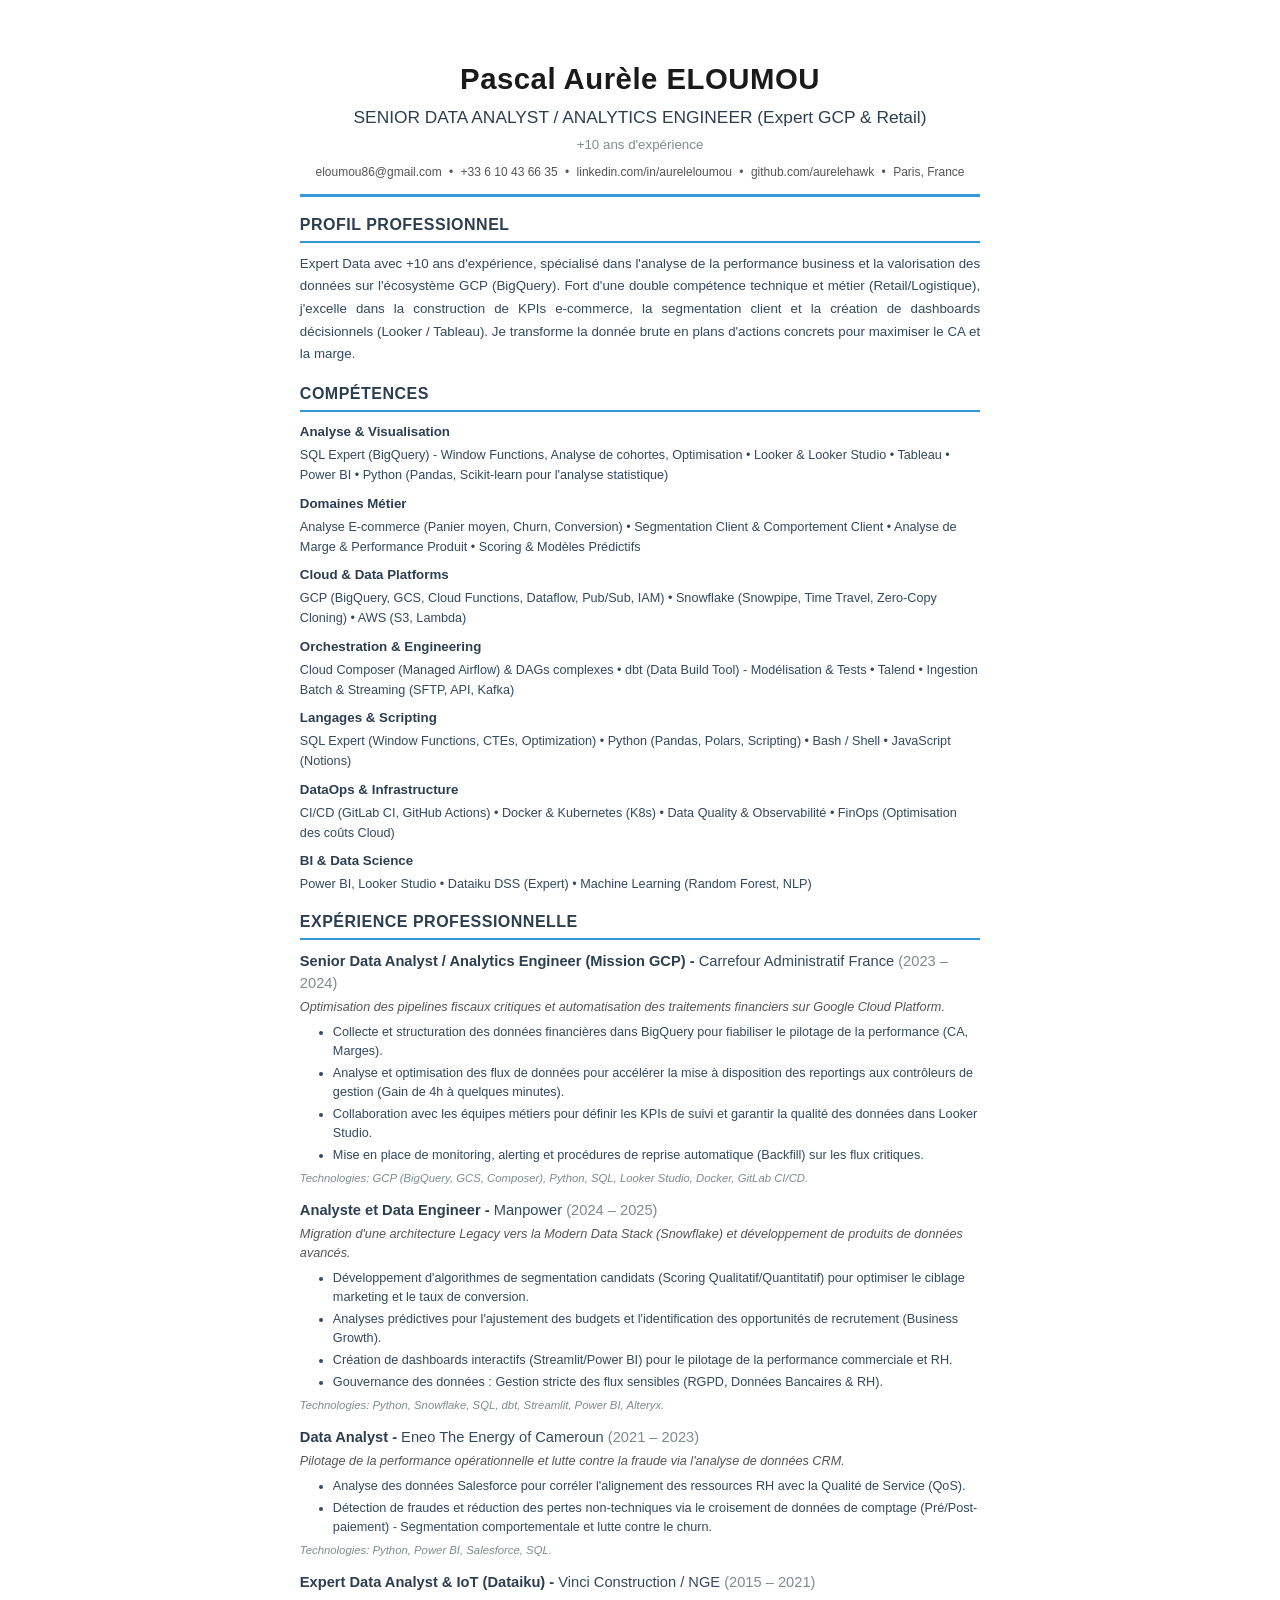
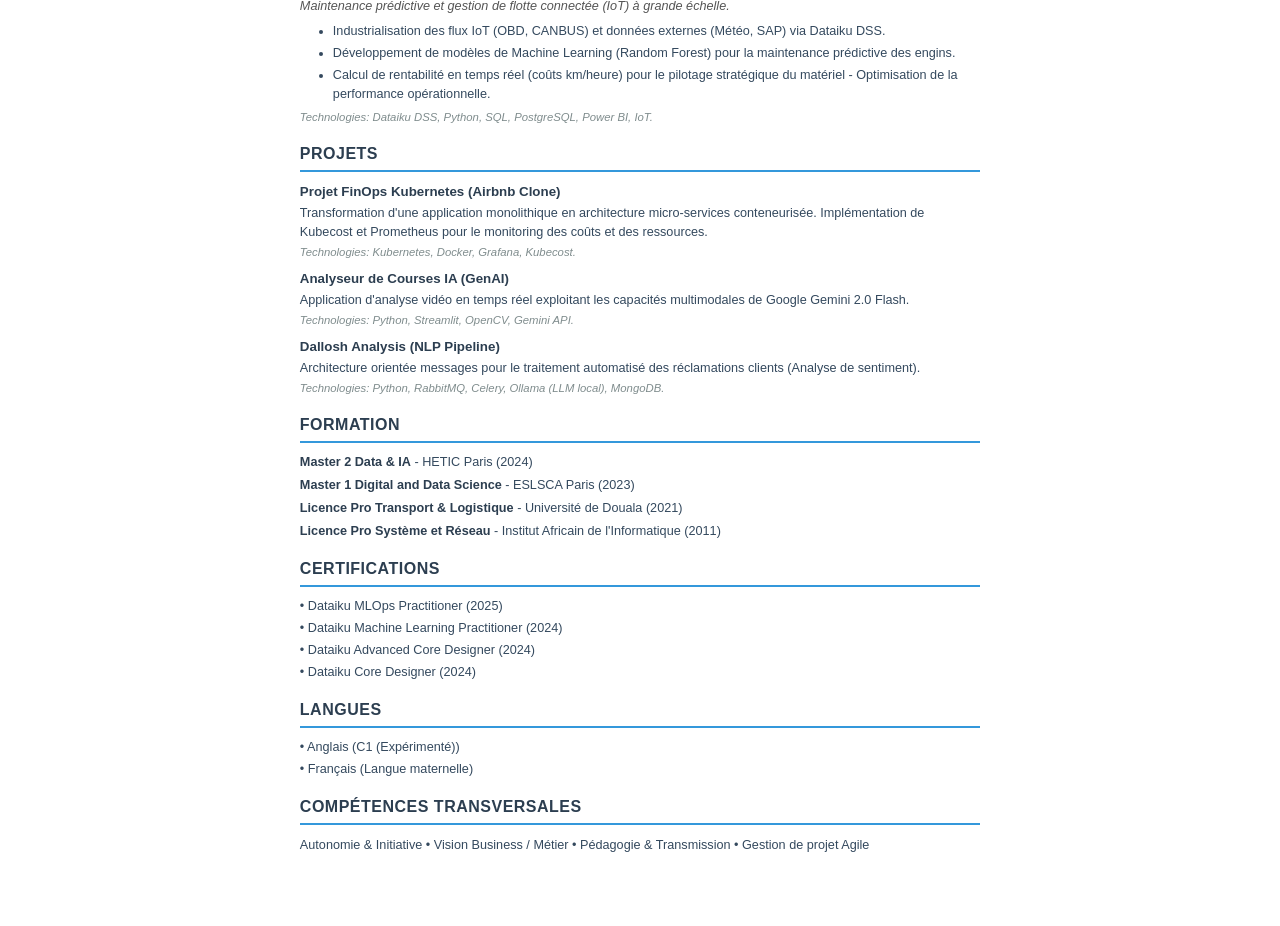
<file: cv_pascal_aurele_carrefour.html>
<!DOCTYPE html>
<html lang="fr">
<head>
    <meta charset="UTF-8">
    <meta name="viewport" content="width=device-width, initial-scale=1.0">
    <title>CV - Pascal Aurèle ELOUMOU</title>
    <style>
        @page {
            size: A4;
            margin: 1.2cm;
        }
        * {
            margin: 0;
            padding: 0;
            box-sizing: border-box;
        }
        body {
            font-family: 'Segoe UI', 'Helvetica Neue', Arial, sans-serif;
            line-height: 1.5;
            color: #2c3e50;
            background: #ffffff;
            font-size: 10pt;
        }
        .container {
            max-width: 210mm;
            margin: 0 auto;
            padding: 15mm;
            background: white;
        }
        .header {
            text-align: center;
            border-bottom: 3px solid #3498db;
            padding-bottom: 12px;
            margin-bottom: 15px;
        }
        .fullname {
            font-size: 22pt;
            font-weight: 700;
            color: #1a1a1a;
            margin-bottom: 4px;
            letter-spacing: 0.5px;
        }
        .title {
            font-size: 13pt;
            color: #2c3e50;
            margin-bottom: 4px;
            font-weight: 500;
        }
        .experience-level {
            font-size: 10pt;
            color: #7f8c8d;
            margin-bottom: 8px;
        }
        .contact-info {
            font-size: 9pt;
            color: #555;
            margin-top: 8px;
            line-height: 1.6;
        }
        .contact-info span:not(:last-child)::after {
            content: " • ";
            margin: 0 4px;
        }
        .section {
            margin-bottom: 14px;
            page-break-inside: avoid;
        }
        .section-title {
            font-size: 12pt;
            font-weight: 700;
            color: #2c3e50;
            border-bottom: 2px solid #3498db;
            padding-bottom: 4px;
            margin-bottom: 10px;
            margin-top: 16px;
            text-transform: uppercase;
            letter-spacing: 0.5px;
        }
        .summary {
            text-align: justify;
            font-size: 10pt;
            line-height: 1.7;
            color: #34495e;
        }
        .skill-category {
            margin-bottom: 8px;
        }
        .skill-category-name {
            font-weight: 600;
            color: #2c3e50;
            font-size: 10pt;
            margin-bottom: 3px;
        }
        .skill-list {
            font-size: 9.5pt;
            color: #34495e;
            line-height: 1.6;
        }
        .job {
            margin-bottom: 12px;
            page-break-inside: avoid;
        }
        .job-header {
            font-size: 11pt;
            font-weight: 600;
            color: #2c3e50;
            margin-bottom: 4px;
        }
        .job-company {
            font-weight: 500;
            color: #34495e;
        }
        .job-period {
            color: #7f8c8d;
            font-weight: 400;
        }
        .job-description {
            font-size: 9.5pt;
            font-style: italic;
            color: #555;
            margin-bottom: 6px;
        }
        .job-achievements {
            margin-left: 15px;
            margin-bottom: 5px;
        }
        .job-achievements li {
            font-size: 9.5pt;
            margin-bottom: 3px;
            color: #34495e;
            line-height: 1.5;
        }
        .job-stack {
            font-size: 8.5pt;
            color: #7f8c8d;
            font-style: italic;
            margin-top: 4px;
        }
        .project {
            margin-bottom: 8px;
        }
        .project-name {
            font-weight: 600;
            font-size: 10pt;
            color: #2c3e50;
            margin-bottom: 2px;
        }
        .project-description {
            font-size: 9.5pt;
            margin: 2px 0;
            color: #34495e;
        }
        .project-tech {
            font-size: 8.5pt;
            color: #7f8c8d;
            font-style: italic;
        }
        .degree {
            font-size: 9.5pt;
            margin-bottom: 4px;
            color: #34495e;
        }
        .degree-title {
            font-weight: 600;
            color: #2c3e50;
        }
        .cert-item {
            font-size: 9.5pt;
            margin-bottom: 3px;
            color: #34495e;
        }
        .language-item, .skill-item {
            font-size: 9.5pt;
            margin-bottom: 3px;
            color: #34495e;
        }
        ul {
            margin: 4px 0;
            padding-left: 18px;
        }
        @media print {
            body {
                background: white;
            }
            .container {
                padding: 0;
            }
            .section {
                page-break-inside: avoid;
            }
            .job {
                page-break-inside: avoid;
            }
        }
    </style>
</head>
<body>
    <div class="container">
        <div class="header">
            <div class="fullname">Pascal Aurèle ELOUMOU</div>
            <div class="title">SENIOR DATA ANALYST / ANALYTICS ENGINEER (Expert GCP & Retail)</div>
            <div class="experience-level">+10 ans d'expérience</div>
            <div class="contact-info">
                <span>eloumou86@gmail.com</span>
                <span>+33 6 10 43 66 35</span>
                <span>linkedin.com/in/aureleloumou</span>
                <span>github.com/aurelehawk</span>
                <span>Paris, France</span>
            </div>
        </div>

        <div class="section">
            <div class="section-title">Profil Professionnel</div>
            <div class="summary">Expert Data avec +10 ans d'expérience, spécialisé dans l'analyse de la performance business et la valorisation des données sur l'écosystème GCP (BigQuery). Fort d'une double compétence technique et métier (Retail/Logistique), j'excelle dans la construction de KPIs e-commerce, la segmentation client et la création de dashboards décisionnels (Looker / Tableau). Je transforme la donnée brute en plans d'actions concrets pour maximiser le CA et la marge.</div>
        </div>

        <div class="section">
            <div class="section-title">Compétences</div>
            <div class="skill-category">
                <div class="skill-category-name">Analyse & Visualisation</div>
                <div class="skill-list">SQL Expert (BigQuery) - Window Functions, Analyse de cohortes, Optimisation • Looker & Looker Studio • Tableau • Power BI • Python (Pandas, Scikit-learn pour l'analyse statistique)</div>
            </div>
            <div class="skill-category">
                <div class="skill-category-name">Domaines Métier</div>
                <div class="skill-list">Analyse E-commerce (Panier moyen, Churn, Conversion) • Segmentation Client & Comportement Client • Analyse de Marge & Performance Produit • Scoring & Modèles Prédictifs</div>
            </div>
            <div class="skill-category">
                <div class="skill-category-name">Cloud & Data Platforms</div>
                <div class="skill-list">GCP (BigQuery, GCS, Cloud Functions, Dataflow, Pub/Sub, IAM) • Snowflake (Snowpipe, Time Travel, Zero-Copy Cloning) • AWS (S3, Lambda)</div>
            </div>
            <div class="skill-category">
                <div class="skill-category-name">Orchestration & Engineering</div>
                <div class="skill-list">Cloud Composer (Managed Airflow) & DAGs complexes • dbt (Data Build Tool) - Modélisation & Tests • Talend • Ingestion Batch & Streaming (SFTP, API, Kafka)</div>
            </div>
            <div class="skill-category">
                <div class="skill-category-name">Langages & Scripting</div>
                <div class="skill-list">SQL Expert (Window Functions, CTEs, Optimization) • Python (Pandas, Polars, Scripting) • Bash / Shell • JavaScript (Notions)</div>
            </div>
            <div class="skill-category">
                <div class="skill-category-name">DataOps & Infrastructure</div>
                <div class="skill-list">CI/CD (GitLab CI, GitHub Actions) • Docker & Kubernetes (K8s) • Data Quality & Observabilité • FinOps (Optimisation des coûts Cloud)</div>
            </div>
            <div class="skill-category">
                <div class="skill-category-name">BI & Data Science</div>
                <div class="skill-list">Power BI, Looker Studio • Dataiku DSS (Expert) • Machine Learning (Random Forest, NLP)</div>
            </div>
        </div>

        <div class="section">
            <div class="section-title">Expérience Professionnelle</div>
            
            <div class="job">
                <div class="job-header">Senior Data Analyst / Analytics Engineer (Mission GCP) - <span class="job-company">Carrefour Administratif France</span> <span class="job-period">(2023 – 2024)</span></div>
                <div class="job-description">Optimisation des pipelines fiscaux critiques et automatisation des traitements financiers sur Google Cloud Platform.</div>
                <ul class="job-achievements">
                    <li>Collecte et structuration des données financières dans BigQuery pour fiabiliser le pilotage de la performance (CA, Marges).</li>
                    <li>Analyse et optimisation des flux de données pour accélérer la mise à disposition des reportings aux contrôleurs de gestion (Gain de 4h à quelques minutes).</li>
                    <li>Collaboration avec les équipes métiers pour définir les KPIs de suivi et garantir la qualité des données dans Looker Studio.</li>
                    <li>Mise en place de monitoring, alerting et procédures de reprise automatique (Backfill) sur les flux critiques.</li>
                </ul>
                <div class="job-stack">Technologies: GCP (BigQuery, GCS, Composer), Python, SQL, Looker Studio, Docker, GitLab CI/CD.</div>
            </div>

            <div class="job">
                <div class="job-header">Analyste et Data Engineer - <span class="job-company">Manpower</span> <span class="job-period">(2024 – 2025)</span></div>
                <div class="job-description">Migration d'une architecture Legacy vers la Modern Data Stack (Snowflake) et développement de produits de données avancés.</div>
                <ul class="job-achievements">
                    <li>Développement d'algorithmes de segmentation candidats (Scoring Qualitatif/Quantitatif) pour optimiser le ciblage marketing et le taux de conversion.</li>
                    <li>Analyses prédictives pour l'ajustement des budgets et l'identification des opportunités de recrutement (Business Growth).</li>
                    <li>Création de dashboards interactifs (Streamlit/Power BI) pour le pilotage de la performance commerciale et RH.</li>
                    <li>Gouvernance des données : Gestion stricte des flux sensibles (RGPD, Données Bancaires & RH).</li>
                </ul>
                <div class="job-stack">Technologies: Python, Snowflake, SQL, dbt, Streamlit, Power BI, Alteryx.</div>
            </div>

            <div class="job">
                <div class="job-header">Data Analyst - <span class="job-company">Eneo The Energy of Cameroun</span> <span class="job-period">(2021 – 2023)</span></div>
                <div class="job-description">Pilotage de la performance opérationnelle et lutte contre la fraude via l'analyse de données CRM.</div>
                <ul class="job-achievements">
                    <li>Analyse des données Salesforce pour corréler l'alignement des ressources RH avec la Qualité de Service (QoS).</li>
                    <li>Détection de fraudes et réduction des pertes non-techniques via le croisement de données de comptage (Pré/Post-paiement) - Segmentation comportementale et lutte contre le churn.</li>
                </ul>
                <div class="job-stack">Technologies: Python, Power BI, Salesforce, SQL.</div>
            </div>

            <div class="job">
                <div class="job-header">Expert Data Analyst & IoT (Dataiku) - <span class="job-company">Vinci Construction / NGE</span> <span class="job-period">(2015 – 2021)</span></div>
                <div class="job-description">Maintenance prédictive et gestion de flotte connectée (IoT) à grande échelle.</div>
                <ul class="job-achievements">
                    <li>Industrialisation des flux IoT (OBD, CANBUS) et données externes (Météo, SAP) via Dataiku DSS.</li>
                    <li>Développement de modèles de Machine Learning (Random Forest) pour la maintenance prédictive des engins.</li>
                    <li>Calcul de rentabilité en temps réel (coûts km/heure) pour le pilotage stratégique du matériel - Optimisation de la performance opérationnelle.</li>
                </ul>
                <div class="job-stack">Technologies: Dataiku DSS, Python, SQL, PostgreSQL, Power BI, IoT.</div>
            </div>
        </div>

        <div class="section">
            <div class="section-title">Projets</div>
            <div class="project">
                <div class="project-name">Projet FinOps Kubernetes (Airbnb Clone)</div>
                <div class="project-description">Transformation d'une application monolithique en architecture micro-services conteneurisée. Implémentation de Kubecost et Prometheus pour le monitoring des coûts et des ressources.</div>
                <div class="project-tech">Technologies: Kubernetes, Docker, Grafana, Kubecost.</div>
            </div>
            <div class="project">
                <div class="project-name">Analyseur de Courses IA (GenAI)</div>
                <div class="project-description">Application d'analyse vidéo en temps réel exploitant les capacités multimodales de Google Gemini 2.0 Flash.</div>
                <div class="project-tech">Technologies: Python, Streamlit, OpenCV, Gemini API.</div>
            </div>
            <div class="project">
                <div class="project-name">Dallosh Analysis (NLP Pipeline)</div>
                <div class="project-description">Architecture orientée messages pour le traitement automatisé des réclamations clients (Analyse de sentiment).</div>
                <div class="project-tech">Technologies: Python, RabbitMQ, Celery, Ollama (LLM local), MongoDB.</div>
            </div>
        </div>

        <div class="section">
            <div class="section-title">Formation</div>
            <div class="degree"><span class="degree-title">Master 2 Data & IA</span> - HETIC Paris (2024)</div>
            <div class="degree"><span class="degree-title">Master 1 Digital and Data Science</span> - ESLSCA Paris (2023)</div>
            <div class="degree"><span class="degree-title">Licence Pro Transport & Logistique</span> - Université de Douala (2021)</div>
            <div class="degree"><span class="degree-title">Licence Pro Système et Réseau</span> - Institut Africain de l'Informatique (2011)</div>
        </div>

        <div class="section">
            <div class="section-title">Certifications</div>
            <div class="cert-item">• Dataiku MLOps Practitioner (2025)</div>
            <div class="cert-item">• Dataiku Machine Learning Practitioner (2024)</div>
            <div class="cert-item">• Dataiku Advanced Core Designer (2024)</div>
            <div class="cert-item">• Dataiku Core Designer (2024)</div>
        </div>

        <div class="section">
            <div class="section-title">Langues</div>
            <div class="language-item">• Anglais (C1 (Expérimenté))</div>
            <div class="language-item">• Français (Langue maternelle)</div>
        </div>

        <div class="section">
            <div class="section-title">Compétences Transversales</div>
            <div class="skill-list">Autonomie & Initiative • Vision Business / Métier • Pédagogie & Transmission • Gestion de projet Agile</div>
        </div>
    </div>
</body>
</html>
</file>
